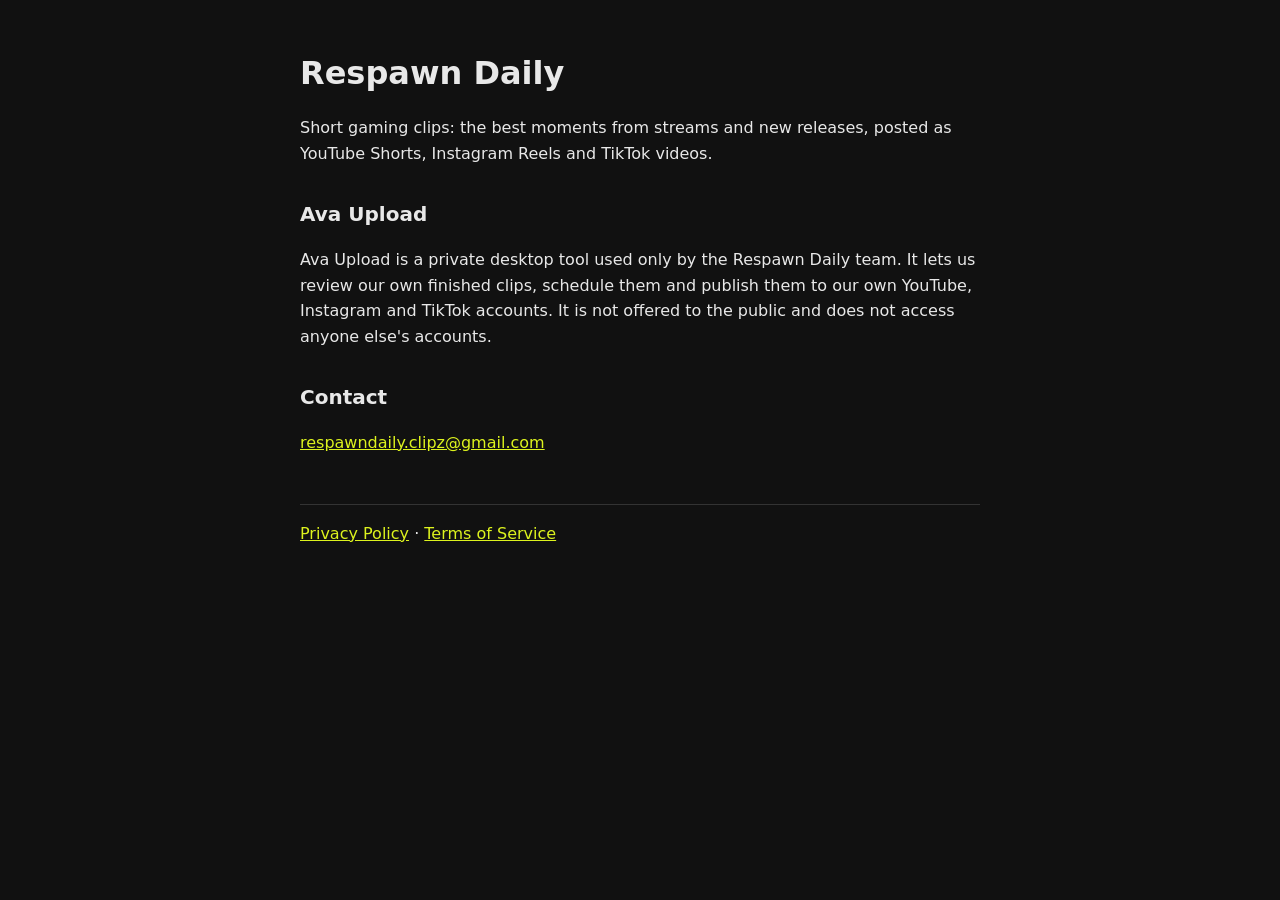
<file: index.html>
<!doctype html>
<html lang="en">
<head>
<meta charset="utf-8">
<meta name="viewport" content="width=device-width, initial-scale=1">
<title>Respawn Daily</title>
<link rel="stylesheet" href="style.css">
</head>
<body>
<main>
  <h1>Respawn Daily</h1>
  <p>Short gaming clips: the best moments from streams and new releases, posted as YouTube Shorts, Instagram Reels and TikTok videos.</p>

  <h2>Ava Upload</h2>
  <p>Ava Upload is a private desktop tool used only by the Respawn Daily team. It lets us review our own finished clips, schedule them and publish them to our own YouTube, Instagram and TikTok accounts. It is not offered to the public and does not access anyone else's accounts.</p>

  <h2>Contact</h2>
  <p><a href="mailto:respawndaily.clipz@gmail.com">respawndaily.clipz@gmail.com</a></p>

  <nav><a href="privacy.html">Privacy Policy</a> · <a href="terms.html">Terms of Service</a></nav>
</main>
</body>
</html>
</file>
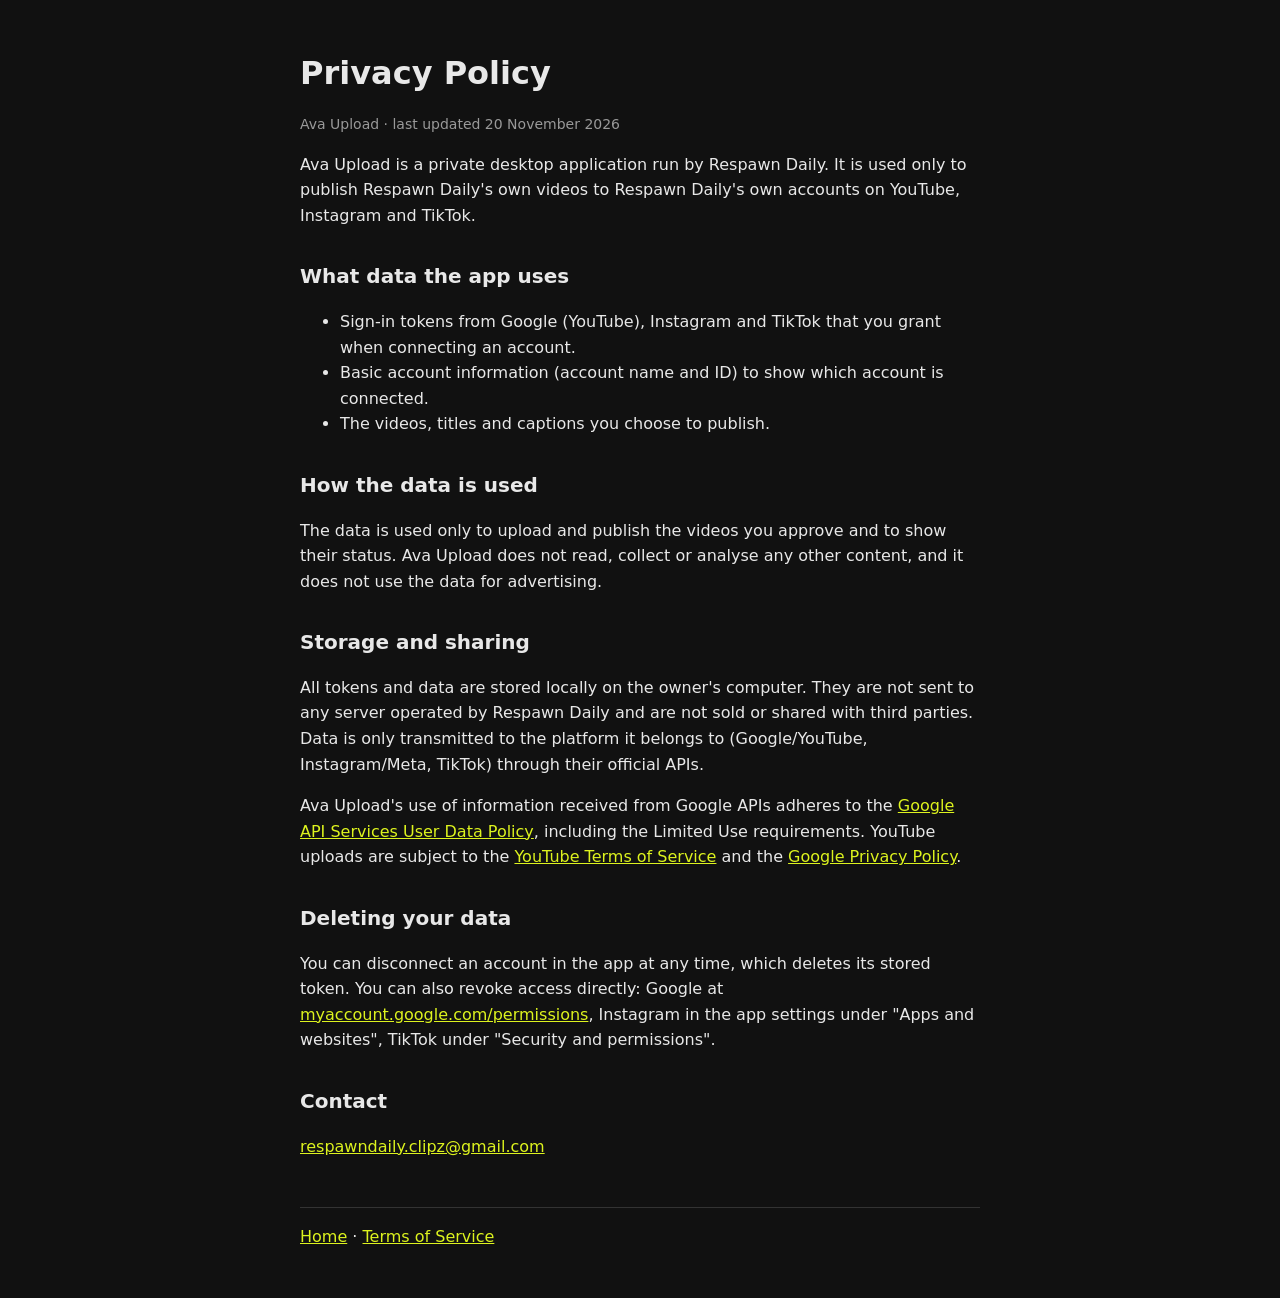
<file: privacy.html>
<!doctype html>
<html lang="en">
<head>
<meta charset="utf-8">
<meta name="viewport" content="width=device-width, initial-scale=1">
<title>Privacy Policy – Ava Upload</title>
<link rel="stylesheet" href="style.css">
</head>
<body>
<main>
  <h1>Privacy Policy</h1>
  <p class="small">Ava Upload · last updated 20 November 2026</p>

  <p>Ava Upload is a private desktop application run by Respawn Daily. It is used only to publish Respawn Daily's own videos to Respawn Daily's own accounts on YouTube, Instagram and TikTok.</p>

  <h2>What data the app uses</h2>
  <ul>
    <li>Sign-in tokens from Google (YouTube), Instagram and TikTok that you grant when connecting an account.</li>
    <li>Basic account information (account name and ID) to show which account is connected.</li>
    <li>The videos, titles and captions you choose to publish.</li>
  </ul>

  <h2>How the data is used</h2>
  <p>The data is used only to upload and publish the videos you approve and to show their status. Ava Upload does not read, collect or analyse any other content, and it does not use the data for advertising.</p>

  <h2>Storage and sharing</h2>
  <p>All tokens and data are stored locally on the owner's computer. They are not sent to any server operated by Respawn Daily and are not sold or shared with third parties. Data is only transmitted to the platform it belongs to (Google/YouTube, Instagram/Meta, TikTok) through their official APIs.</p>
  <p>Ava Upload's use of information received from Google APIs adheres to the <a href="https://developers.google.com/terms/api-services-user-data-policy">Google API Services User Data Policy</a>, including the Limited Use requirements. YouTube uploads are subject to the <a href="https://www.youtube.com/t/terms">YouTube Terms of Service</a> and the <a href="https://policies.google.com/privacy">Google Privacy Policy</a>.</p>

  <h2>Deleting your data</h2>
  <p>You can disconnect an account in the app at any time, which deletes its stored token. You can also revoke access directly: Google at <a href="https://myaccount.google.com/permissions">myaccount.google.com/permissions</a>, Instagram in the app settings under "Apps and websites", TikTok under "Security and permissions".</p>

  <h2>Contact</h2>
  <p><a href="mailto:respawndaily.clipz@gmail.com">respawndaily.clipz@gmail.com</a></p>

  <nav><a href="index.html">Home</a> · <a href="terms.html">Terms of Service</a></nav>
</main>
</body>
</html>
</file>
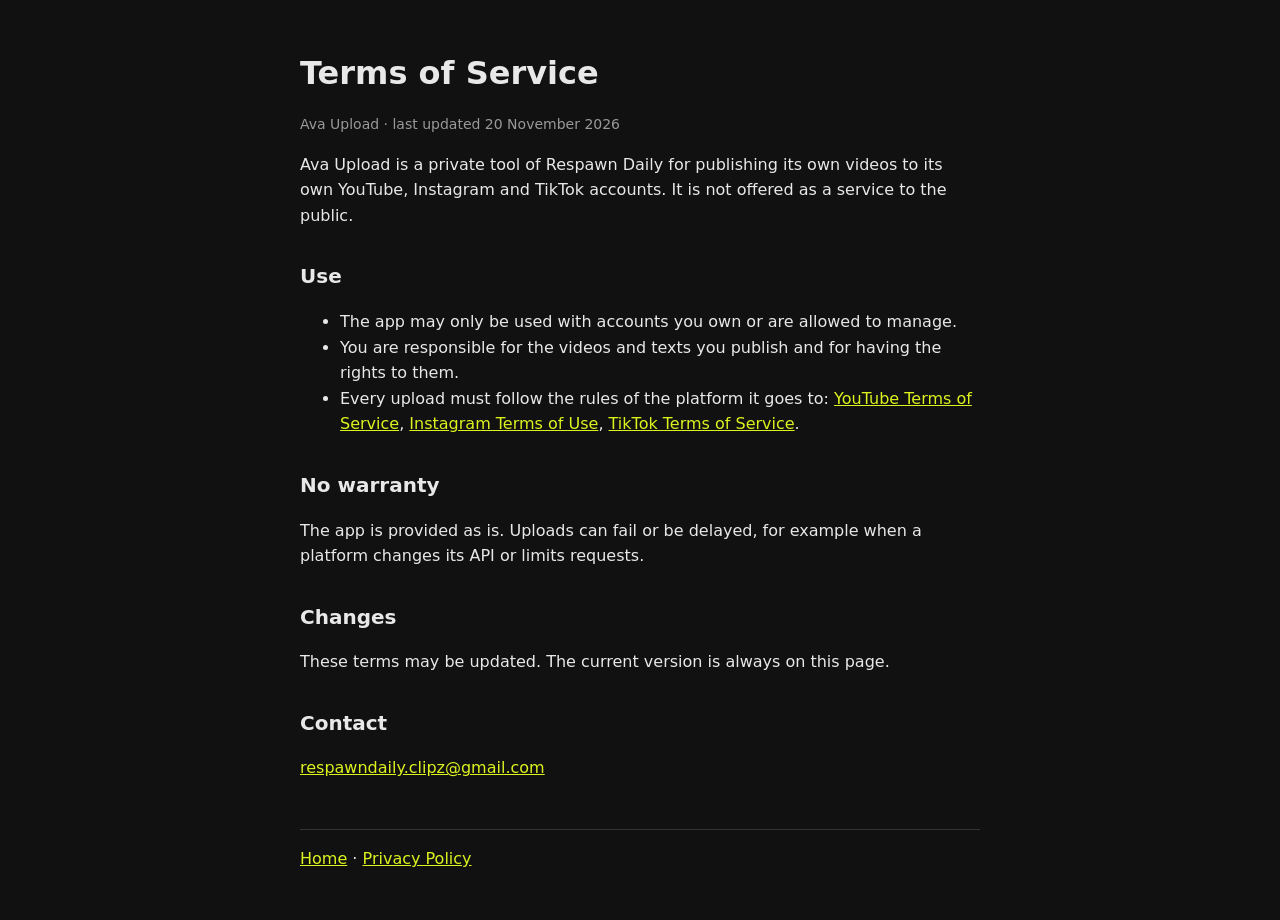
<file: terms.html>
<!doctype html>
<html lang="en">
<head>
<meta charset="utf-8">
<meta name="viewport" content="width=device-width, initial-scale=1">
<title>Terms of Service – Ava Upload</title>
<link rel="stylesheet" href="style.css">
</head>
<body>
<main>
  <h1>Terms of Service</h1>
  <p class="small">Ava Upload · last updated 20 November 2026</p>

  <p>Ava Upload is a private tool of Respawn Daily for publishing its own videos to its own YouTube, Instagram and TikTok accounts. It is not offered as a service to the public.</p>

  <h2>Use</h2>
  <ul>
    <li>The app may only be used with accounts you own or are allowed to manage.</li>
    <li>You are responsible for the videos and texts you publish and for having the rights to them.</li>
    <li>Every upload must follow the rules of the platform it goes to: <a href="https://www.youtube.com/t/terms">YouTube Terms of Service</a>, <a href="https://help.instagram.com/581066165581870">Instagram Terms of Use</a>, <a href="https://www.tiktok.com/legal/terms-of-service">TikTok Terms of Service</a>.</li>
  </ul>

  <h2>No warranty</h2>
  <p>The app is provided as is. Uploads can fail or be delayed, for example when a platform changes its API or limits requests.</p>

  <h2>Changes</h2>
  <p>These terms may be updated. The current version is always on this page.</p>

  <h2>Contact</h2>
  <p><a href="mailto:respawndaily.clipz@gmail.com">respawndaily.clipz@gmail.com</a></p>

  <nav><a href="index.html">Home</a> · <a href="privacy.html">Privacy Policy</a></nav>
</main>
</body>
</html>
</file>
<file: style.css>
body { margin: 0; background: #111; color: #e8e8e8; font: 16px/1.6 system-ui, sans-serif; }
main { max-width: 680px; margin: 0 auto; padding: 48px 20px; }
h1 { margin: 0 0 8px; font-size: 32px; }
h2 { margin-top: 32px; font-size: 20px; }
a { color: #ddf31e; }
.small { color: #999; font-size: 14px; }
nav { margin-top: 48px; padding-top: 16px; border-top: 1px solid #333; }
</file>
